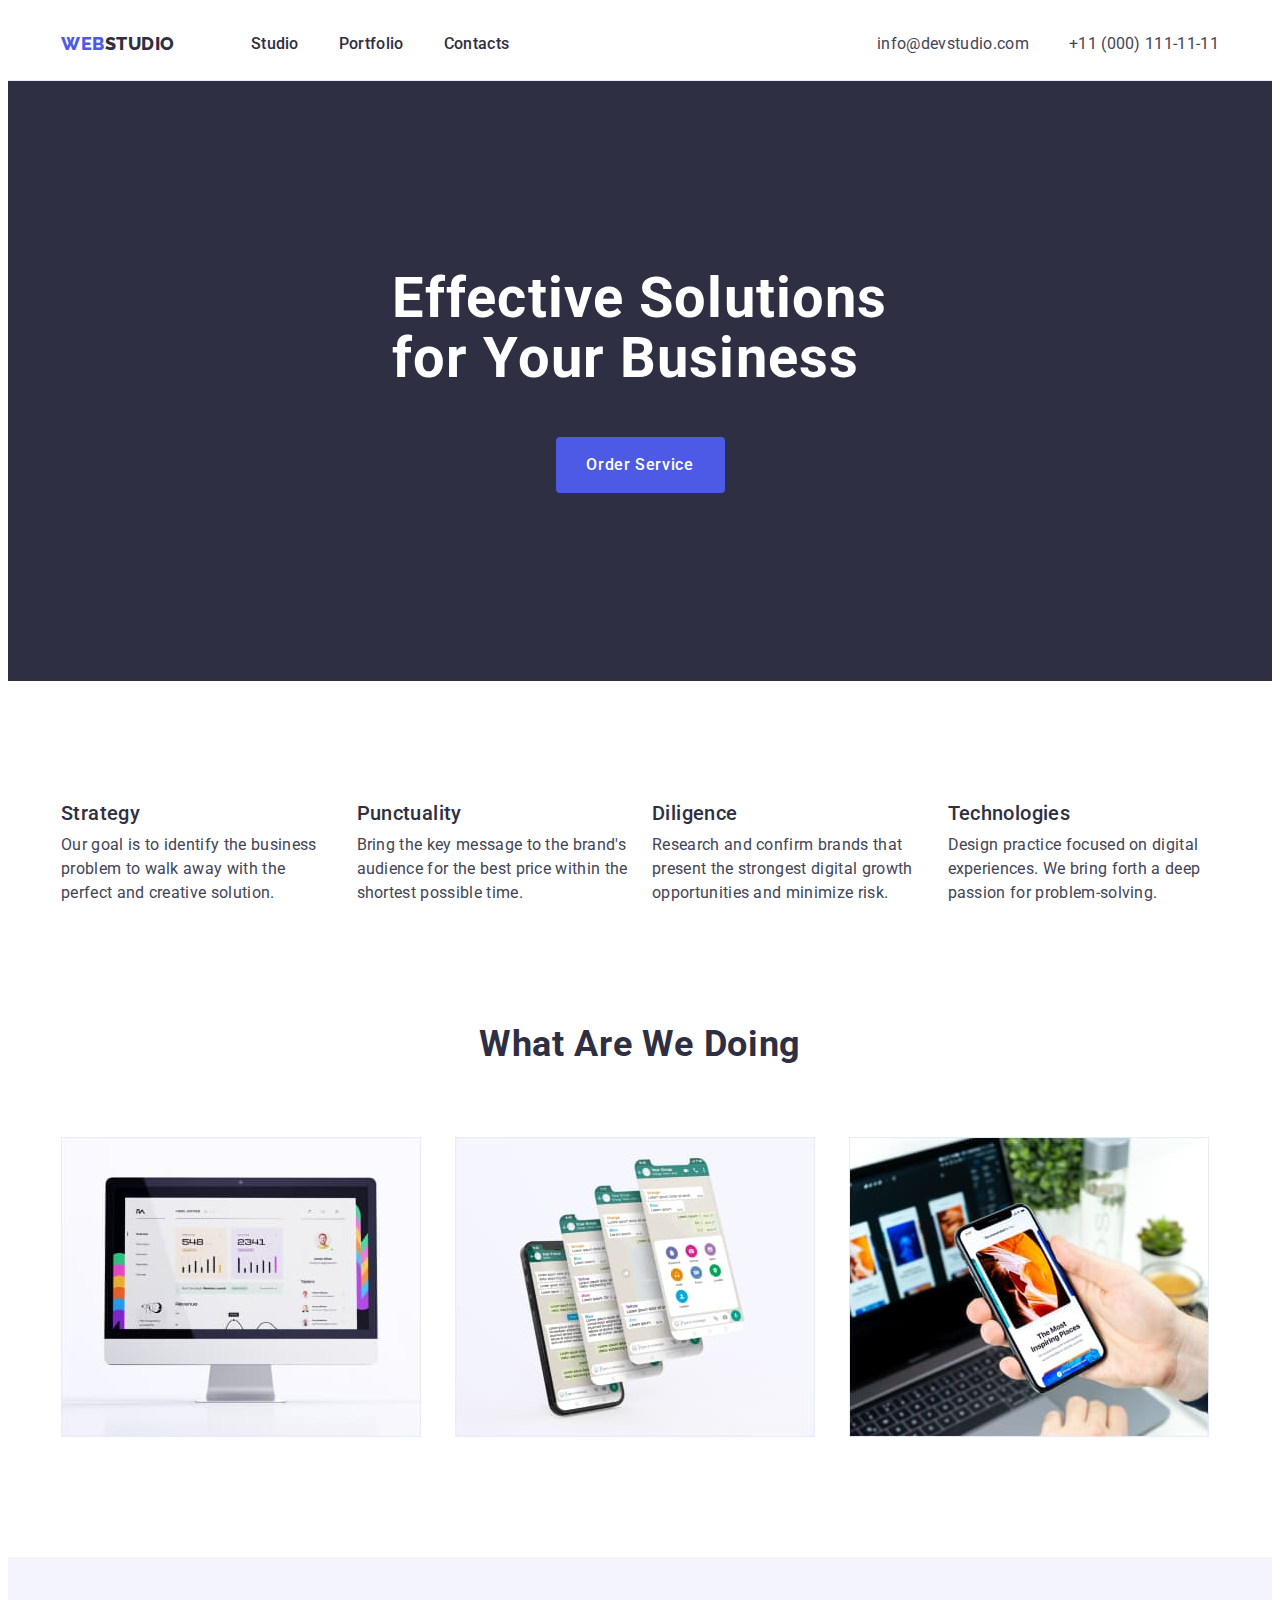
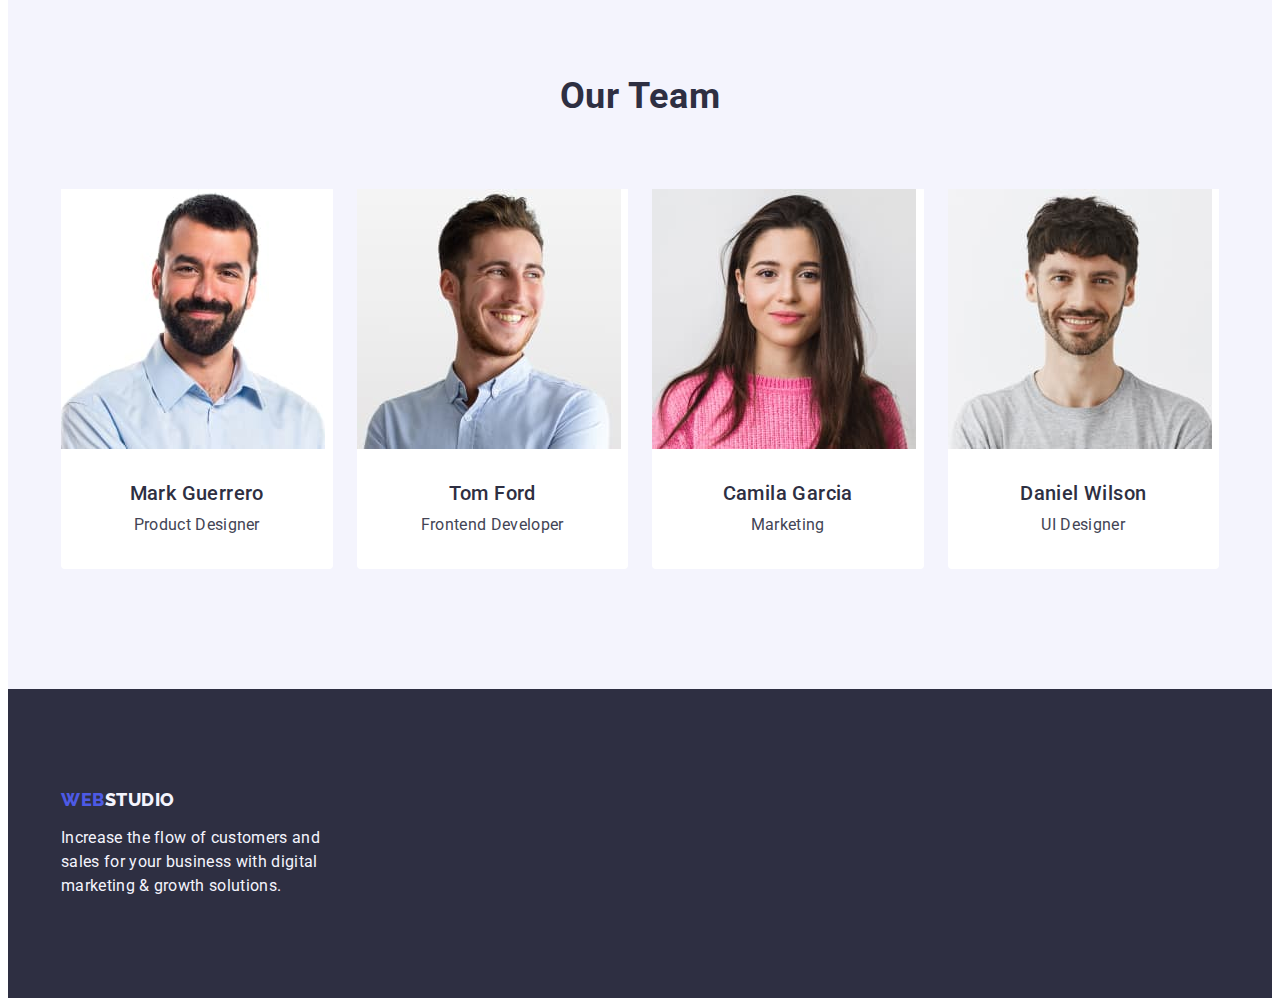
<file: index.html>
<!DOCTYPE html>
<html lang="en">
  <head>
    <meta charset="UTF-8" />
    <meta http-equiv="X-UA-Compatible" content="IE=edge" />
    <meta name="viewport" content="width=device-width, initial-scale=1.0" />
    <title>Студія</title>
    <link rel="preconnect" href="https://fonts.googleapis.com" />
    <link rel="preconnect" href="https://fonts.gstatic.com" crossorigin />
    <link
      href="https://fonts.googleapis.com/css2?family=Raleway:wght@800&family=Roboto:wght@400;500;700;900&display=swap"
      rel="stylesheet"
    />
    <link
      rel="stylesheet"
      href="https://cdnjs.cloudflare.com/ajax/libs/modern-normalize/2.0.0/modern-normalize.min.css"
      integrity="sha512-4xo8blKMVCiXpTaLzQSLSw3KFOVPWhm/TRtuPVc4WG6kUgjH6J03IBuG7JZPkcWMxJ5huwaBpOpnwYElP/m6wg=="
      crossorigin="anonymous"
      referrerpolicy="no-referrer"
    />
    <link rel="stylesheet" href="./css/styles.css" />
  </head>
  <body>
    <header class="header">
      <div class="header-container container">
        <nav class="header-nav">
          <a href="./index.html" class="header-logo link"
            >Web<span class="header-logo-color">Studio</span></a
          >
          <ul class="header-nav-list list">
            <li class="header-nav-item">
              <a href="./index.html" class="header-link link">Studio</a>
            </li>
            <li class="header-nav-item">
              <a href="./portfolio.html" class="header-link link">Portfolio</a>
            </li>
            <li class="header-nav-item">
              <a href="" class="header-link link">Contacts</a>
            </li>
          </ul>
        </nav>
        <address class="header-address">
          <ul class="header-address-list list">
            <li class="header-address-item">
              <a
                href="mailto:info@devstudio.com"
                class="header-address-link link"
                >info@devstudio.com</a
              >
            </li>
            <li class="header-address-item">
              <a href="tel:+110001111111" class="header-address-link link"
                >+11 (000) 111-11-11</a
              >
            </li>
          </ul>
        </address>
      </div>
    </header>
    <main>
      <section class="hero-main-page">
        <div class="hero-main-container container">
          <h1 class="hero-title">Effective Solutions for Your Business</h1>
          <button type="button" class="hero-button">Order Service</button>
        </div>
      </section>
      <section class="values">
        <div class="values-container container">
          <h2 class="values-title visually-hidden">What are we offer</h2>
          <ul class="values-list list">
            <li class="values-item">
              <h3 class="values-title">Strategy</h3>
              <p class="values-text text">
                Our goal is to identify the business problem to walk away with
                the perfect and creative solution.
              </p>
            </li>
            <li class="values-item">
              <h3 class="values-title">Punctuality</h3>
              <p class="text">
                Bring the key message to the brand's audience for the best price
                within the shortest possible time.
              </p>
            </li>
            <li class="values-item">
              <h3 class="values-title">Diligence</h3>
              <p class="text">
                Research and confirm brands that present the strongest digital
                growth opportunities and minimize risk.
              </p>
            </li>
            <li class="values-item">
              <h3 class="values-title">Technologies</h3>
              <p class="text">
                Design practice focused on digital experiences. We bring forth a
                deep passion for problem-solving.
              </p>
            </li>
          </ul>
        </div>
      </section>
      <section class="work">
        <div class="work-container container">
          <h2 class="work-title">What are we doing</h2>
          <ul class="work-list list">
            <li class="work-item">
              <img src="./images/img1.jpg" alt="monitor" width="360" />
            </li>
            <li class="work-item">
              <img src="./images/img2.jpg" alt="screen" width="360" />
            </li>
            <li class="work-item">
              <img src="./images/img3.jpg" alt="phone" width="360" />
            </li>
          </ul>
        </div>
      </section>
      <section class="team">
        <div class="team-container container">
          <h2 class="team-title">Our Team</h2>
          <ul class="team-list list">
            <li class="team-item">
              <img src="./images/photo1.jpg" alt="photo1" width="264" />
              <div class="team-name-container">
                <h3 class="worker-name">Mark Guerrero</h3>
                <p class="team-text">Product Designer</p>
              </div>
            </li>
            <li class="team-item">
              <img src="./images/photo2.jpg" alt="photo2" width="264" />
              <div class="team-name-container">
                <h3 class="worker-name">Tom Ford</h3>
                <p class="team-text">Frontend Developer</p>
              </div>
            </li>
            <li class="team-item">
              <img src="./images/photo3.jpg" alt="photo3" width="264" />
              <div class="team-name-container">
                <h3 class="worker-name">Camila Garcia</h3>
                <p class="team-text">Marketing</p>
              </div>
            </li>
            <li class="team-item">
              <img src="./images/photo4.jpg" alt="photo4" width="264" />
              <div class="team-name-container">
                <h3 class="worker-name">Daniel Wilson</h3>
                <p class="team-text">UI Designer</p>
              </div>
            </li>
          </ul>
        </div>
      </section>
    </main>
    <footer class="footer">
      <div class="footer-container container">
        <a href="./index.html" class="footer-logo link"
          >Web<span class="footer-logo-color">Studio</span>
        </a>
        <p class="footer-text">
          Increase the flow of customers and sales for your business with
          digital marketing & growth solutions.
        </p>
      </div>
    </footer>
  </body>
</html>
</file>
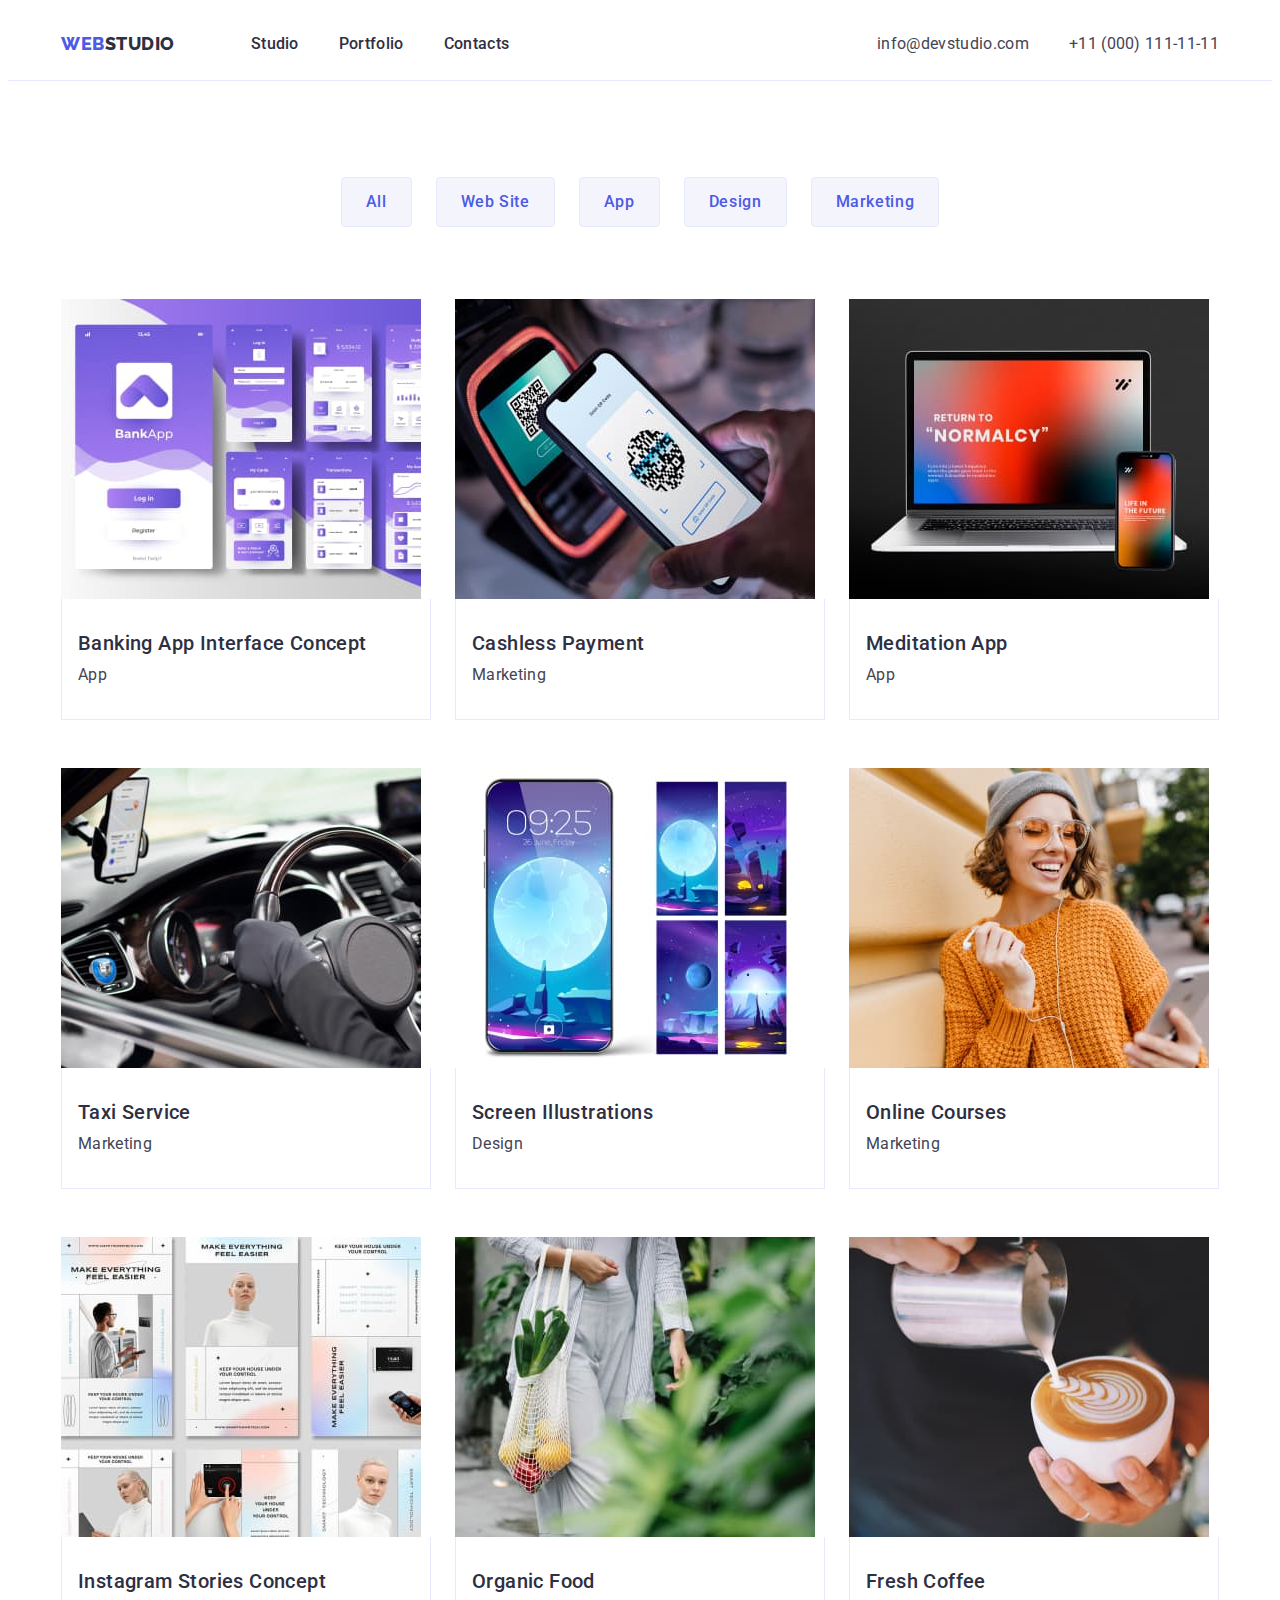
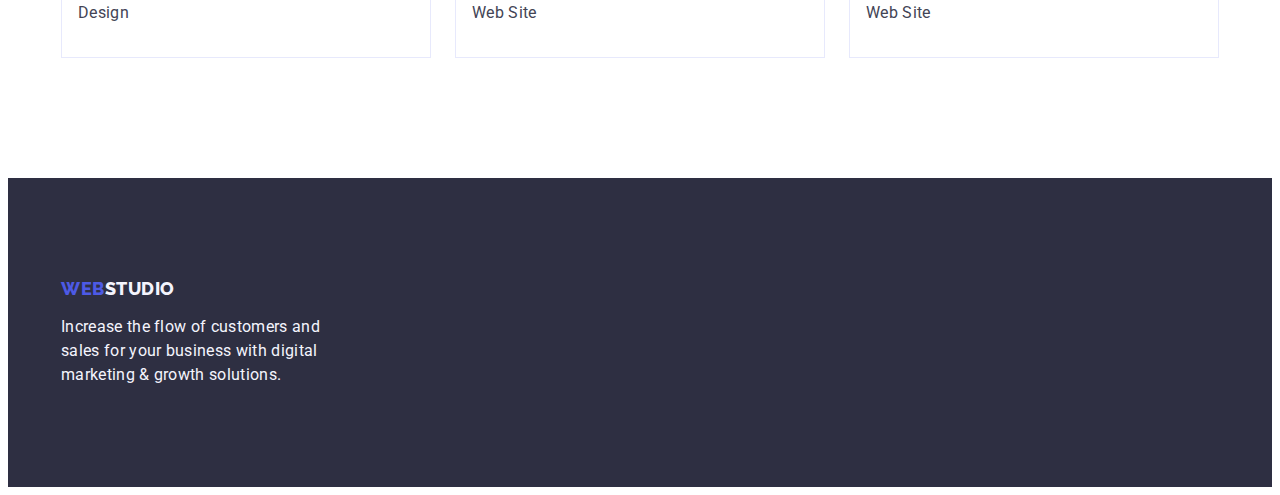
<file: portfolio.html>
<!DOCTYPE html>
<html lang="en">
  <head>
    <meta charset="UTF-8" />
    <meta http-equiv="X-UA-Compatible" content="IE=edge" />
    <meta name="viewport" content="width=device-width, initial-scale=1.0" />
    <title>Портфоліо</title>
    <link rel="preconnect" href="https://fonts.googleapis.com" />
    <link rel="preconnect" href="https://fonts.gstatic.com" crossorigin />
    <link
      href="https://fonts.googleapis.com/css2?family=Raleway:wght@800&family=Roboto:wght@400;500;700;900&display=swap"
      rel="stylesheet"
    />
    <link
      rel="stylesheet"
      href="https://cdnjs.cloudflare.com/ajax/libs/modern-normalize/2.0.0/modern-normalize.min.css"
      integrity="sha512-4xo8blKMVCiXpTaLzQSLSw3KFOVPWhm/TRtuPVc4WG6kUgjH6J03IBuG7JZPkcWMxJ5huwaBpOpnwYElP/m6wg=="
      crossorigin="anonymous"
      referrerpolicy="no-referrer"
    />
    <link rel="stylesheet" href="./css/styles.css" />
  </head>
  <body>
    <header class="header">
      <div class="header-container container">
        <nav class="header-nav">
          <a href="./index.html" class="header-logo link"
            >Web<span class="header-logo-color">Studio</span></a
          >
          <ul class="header-nav-list list">
            <li class="header-nav-item">
              <a href="./index.html" class="header-link link">Studio</a>
            </li>
            <li class="header-nav-item">
              <a href="./portfolio.html" class="header-link link">Portfolio</a>
            </li>
            <li class="header-nav-item">
              <a href="" class="header-link link">Contacts</a>
            </li>
          </ul>
        </nav>
        <address class="header-address">
          <ul class="header-address-list list">
            <li class="header-address-item">
              <a
                href="mailto:info@devstudio.com"
                class="header-address-link link"
                >info@devstudio.com</a
              >
            </li>
            <li class="header-address-item">
              <a href="tel:+110001111111" class="header-address-link link"
                >+11 (000) 111-11-11</a
              >
            </li>
          </ul>
        </address>
      </div>
    </header>
    <main>
      <section class="hero">
        <div class="portfolio-container container">
          <h1 class="portfolio-title visually-hidden">Portfolio</h1>
          <ul class="hero-btn-list list">
            <li class="hero-btn-item">
              <button type="button" class="hero-btn">All</button>
            </li>
            <li class="hero-btn-item">
              <button type="button" class="hero-btn">Web Site</button>
            </li>
            <li class="hero-btn-item">
              <button type="button" class="hero-btn">App</button>
            </li>
            <li class="hero-btn-item">
              <button type="button" class="hero-btn">Design</button>
            </li>
            <li class="hero-btn-item">
              <button type="button" class="hero-btn">Marketing</button>
            </li>
          </ul>
          <ul class="portfolio-list list">
            <li class="portfolio-item">
              <a href="" class="link">
                <img
                  src="./images/bankapp.jpg"
                  alt="Banking"
                  width="360"
                  height="300"
                />
                <div class="app-container">
                  <h2 class="hero-list-title">Banking App Interface Concept</h2>
                  <p class="portfolio-text text">App</p>
                </div></a
              >
            </li>
            <li class="portfolio-item">
              <a href="" class="link">
                <img
                  src="./images/payment.jpg"
                  alt="Payment"
                  width="360"
                  height="300"
                />
                <div class="app-container">
                  <h2 class="hero-list-title">Cashless Payment</h2>
                  <p class="portfolio-text text">Marketing</p>
                </div></a
              >
            </li>
            <li class="portfolio-item">
              <a href="" class="link">
                <img
                  src="./images/laptop.jpg"
                  alt="laptop"
                  width="360"
                  height="300"
                />
                <div class="app-container">
                  <h2 class="hero-list-title">Meditation App</h2>
                  <p class="portfolio-text text">App</p>
                </div></a
              >
            </li>
            <li class="portfolio-item">
              <a href="" class="link">
                <img
                  src="./images/car.jpg"
                  alt="car"
                  width="360"
                  height="300"
                />
                <div class="app-container">
                  <h2 class="hero-list-title">Taxi Service</h2>
                  <p class="portfolio-text text">Marketing</p>
                </div></a
              >
            </li>
            <li class="portfolio-item">
              <a href="" class="link">
                <img
                  src="./images/screen.jpg"
                  alt="screen"
                  width="360"
                  height="300"
                />
                <div class="app-container">
                  <h2 class="hero-list-title">Screen Illustrations</h2>
                  <p class="portfolio-text text">Design</p>
                </div></a
              >
            </li>
            <li class="portfolio-item">
              <a href="" class="link">
                <img
                  src="./images/girl.jpg"
                  alt="girl"
                  width="360"
                  height="300"
                />
                <div class="app-container">
                  <h2 class="hero-list-title">Online Courses</h2>
                  <p class="portfolio-text text">Marketing</p>
                </div></a
              >
            </li>
            <li class="portfolio-item">
              <a href="" class="link">
                <img
                  src="./images/stories.jpg"
                  alt="stories"
                  width="360"
                  height="300"
                />
                <div class="app-container">
                  <h2 class="hero-list-title">Instagram Stories Concept</h2>
                  <p class="portfolio-text text">Design</p>
                </div></a
              >
            </li>
            <li class="portfolio-item">
              <a href="" class="link">
                <img
                  src="./images/food.jpg"
                  alt="food"
                  width="360"
                  height="300"
                />
                <div class="app-container">
                  <h2 class="hero-list-title">Organic Food</h2>
                  <p class="portfolio-text text">Web Site</p>
                </div></a
              >
            </li>
            <li class="portfolio-item">
              <a href="" class="link">
                <img
                  src="./images/coffee.jpg"
                  alt="coffee"
                  width="360"
                  height="300"
                />
                <div class="app-container">
                  <h2 class="hero-list-title">Fresh Coffee</h2>
                  <p class="portfolio-text text">Web Site</p>
                </div></a
              >
            </li>
          </ul>
        </div>
      </section>
    </main>
    <footer class="footer">
      <div class="footer-container container">
        <a href="./index.html" class="footer-logo link"
          >Web<span class="footer-logo-color">Studio</span>
        </a>
        <p class="footer-text">
          Increase the flow of customers and sales for your business with
          digital marketing & growth solutions.
        </p>
      </div>
    </footer>
  </body>
</html>
</file>
<file: css/styles.css>
body {
    font-family: "Roboto", sans-serif;
    color: var(--text-color);
    background-color: var(--white-color);
}

:root {
    --white-color: #FFFFFF;
    --title-color: #2E2F42;
    --text-color: #434455;
    --light-background: #F4F4FD;
    --hover-background: #404BBF;
    --blue-text-color: #4D5AE5;
}

.list {
    list-style: none;
}

.link {
    text-decoration: none;
}

.container {
    width: 1158px;
    margin: 0 auto;
    padding: 0 15px;
}

p,
h1,
h2,
h3,
h4,
h5,
h6 {
    margin: 0;
}

ul,
ol {
    margin: 0;
    padding: 0;
}

img {
    display: block;
}

.visually-hidden {
    position: absolute;
    width: 1px;
    height: 1px;
    margin: -1px;
    border: 0;
    padding: 0;
    white-space: nowrap;
    clip-path: inset(100%);
    clip: rect(0 0 0 0);
    overflow: hidden;
}

/* -----HEADER----- */

.header {
    background-color: var(--white-color);
    border-bottom: 1px solid #E7E9FC;
}

.header-container {
    display: flex;
    align-items: center;
}

.header-logo {
    font-family: 'Raleway', sans-serif;
    font-style: normal;
    font-weight: 800;
    font-size: 18px;
    line-height: 1.17;
    letter-spacing: 0.03em;
    text-transform: uppercase;
    color: var(--blue-text-color);
    margin-right: 76px;
}

.header-logo-color {
    color: var(--title-color);
}

.header-nav {
    display: flex;
    align-items: center;
}

.header-nav-list {
    display: flex;
    gap: 40px;
}

.header-nav-item {}

.header-link {
    font-weight: 500;
    font-size: 16px;
    line-height: 1.5;
    letter-spacing: 0.02em;
    display: block;
    color: var(--title-color);
    padding: 24px 0;
}

.header-link:hover,
.header-link:focus {
    color: var(--hover-background);
}

.header-address {
    font-style: normal;
    margin-left: auto;
}

.header-address-list {
    display: flex;
    gap: 40px;
}

.header-address-item {}

.header-address-link {
    font-family: 'Roboto', sans-serif;
    font-style: normal;
    font-weight: 400;
    font-size: 16px;
    line-height: 1.5;
    letter-spacing: 0.02em;
    color: var(--text-color);
}

.header-address-link:hover,
.header-address-link:focus {
    color: var(--hover-background);
}

/* -----MAIN----- */

.text {
    font-size: 16px;
    line-height: 1.5;
    letter-spacing: 0.02em;
    color: var(--text-color);
}

.hero {
    padding: 96px 0 120px
}

.hero-main-page {
    background: var(--title-color);
    padding: 188px 0;
}

.hero-main-container {}

.hero-title {
    font-size: 56px;
    line-height: 1.07;
    letter-spacing: 0.02em;
    color: var(--white-color);
    max-width: 496px;
    margin-left: auto;
    margin-right: auto;
}

.hero-list-title {
    font-weight: 500;
    font-size: 20px;
    line-height: 1.2;
    letter-spacing: 0.02em;
    color: var(--title-color);
    margin-bottom: 8px;
}

.hero-button {
    font-family: 'Roboto', sans-serif;
    font-style: normal;
    font-weight: 500;
    font-size: 16px;
    line-height: 1.5;
    letter-spacing: 0.04em;
    background: var(--blue-text-color);
    color: var(--white-color);
    cursor: pointer;
    display: block;
    margin-left: auto;
    margin-right: auto;
    min-width: 169px;
    height: 56px;
    margin-top: 48px;
    border: none;
    border-radius: 4px;
}

.hero-button:hover,
.hero-button:focus {
    background: var(--hover-background);
}

.hero-btn {
    font-family: 'Roboto', sans-serif;
    font-style: normal;
    font-weight: 500;
    font-size: 16px;
    line-height: 1.5;
    letter-spacing: 0.04em;
    background: var(--light-background);
    color: var(--blue-text-color);
    cursor: pointer;
    display: inline-block;
    border: 1px solid #E7E9FC;
    border-radius: 4px;
    padding: 12px 24px;
    border-radius: 4px;
}

.hero-btn-list {
    display: flex;
    justify-content: center;
    gap: 24px;
    margin-bottom: 72px;
}

.hero-btn-item {
    display: inline-block;
}

.hero-btn:hover,
.hero-btn:focus {
    background: var(--hover-background);
    color: var(--white-color);
    border: 1px solid transparent;
}

/* -----PORTFOLIO----- */

.portfolio-list {
    display: flex;
    flex-wrap: wrap;
    justify-content: center;
    column-gap: 24px;
    row-gap: 48px;
}

.portfolio-item {
    width: calc((100% - 48px) / 3);
}

.portfolio-text {}

.app-container {
    padding: 32px 16px;
    border: 1px solid #e7e9fc;
    border-top: none;

}

/* -----Section VALUES----- */

.values {
    background-color: var(--white-color);
    padding: 120px 0;
}

.values-container {}

.values-list {
    display: flex;
    gap: 24px;
}

.values-item {
    width: calc((100% - 72px) / 4);
}

.values-text {}

.values-title {
    font-weight: 500;
    font-size: 20px;
    line-height: 1.2;
    letter-spacing: 0.02em;
    color: var(--title-color);
    margin-bottom: 8px;
}

/* -----Section WORK----- */

.work {
    background-color: var(--white-color);
    padding-bottom: 120px;
}

.work-container {}

.work-list {
    display: flex;
    gap: 24px;
    justify-content: center;
}

.work-item {
    width: calc((100% - 48px) / 3);
}

.work-title {
    font-size: 36px;
    line-height: 1.11;
    letter-spacing: 0.02em;
    text-transform: capitalize;
    color: var(--title-color);
    text-align: center;
    margin-bottom: 72px;
}

/* -----Section TEAM----- */

.team {
    background-color: var(--light-background);
    padding: 120px 0;
}

.team-container {}

.team-list {
    display: flex;
    gap: 24px;
    justify-content: center;
}

.team-title {
    font-size: 36px;
    line-height: 1.11;
    letter-spacing: 0.02em;
    text-transform: capitalize;
    color: var(--title-color);
    text-align: center;
    margin-bottom: 72px;
}

.team-item {
    background-color: var(--white-color);
    width: calc((100% - 72px) / 4);
    border-radius: 0px 0px 4px 4px;
}

.team-name-container {
    padding: 32px 16px;

}

.team-text {
    font-size: 16px;
    line-height: 1.5;
    letter-spacing: 0.02em;
    color: var(--text-color);
    text-align: center;
}

.worker-name {
    font-weight: 500;
    font-size: 20px;
    line-height: 1.2;
    letter-spacing: 0.02em;
    color: var(--title-color);
    text-align: center;
    margin-bottom: 8px;
}

/* -----FOOTER----- */

.footer {
    background-color: var(--title-color);
    padding: 100px 0;
}

.footer-container {}

.footer-logo {
    font-family: 'Raleway', sans-serif;
    font-style: normal;
    font-weight: 800;
    font-size: 18px;
    line-height: 1.17;
    letter-spacing: 0.03em;
    text-transform: uppercase;
    color: var(--blue-text-color);
    display: inline-block;
    margin-bottom: 16px;
}

.footer-logo-color {
    color: var(--light-background);
}

.footer-text {
    font-size: 16px;
    line-height: 1.5;
    letter-spacing: 0.02em;
    color: var(--light-background);
    max-width: 264px;
}
</file>
